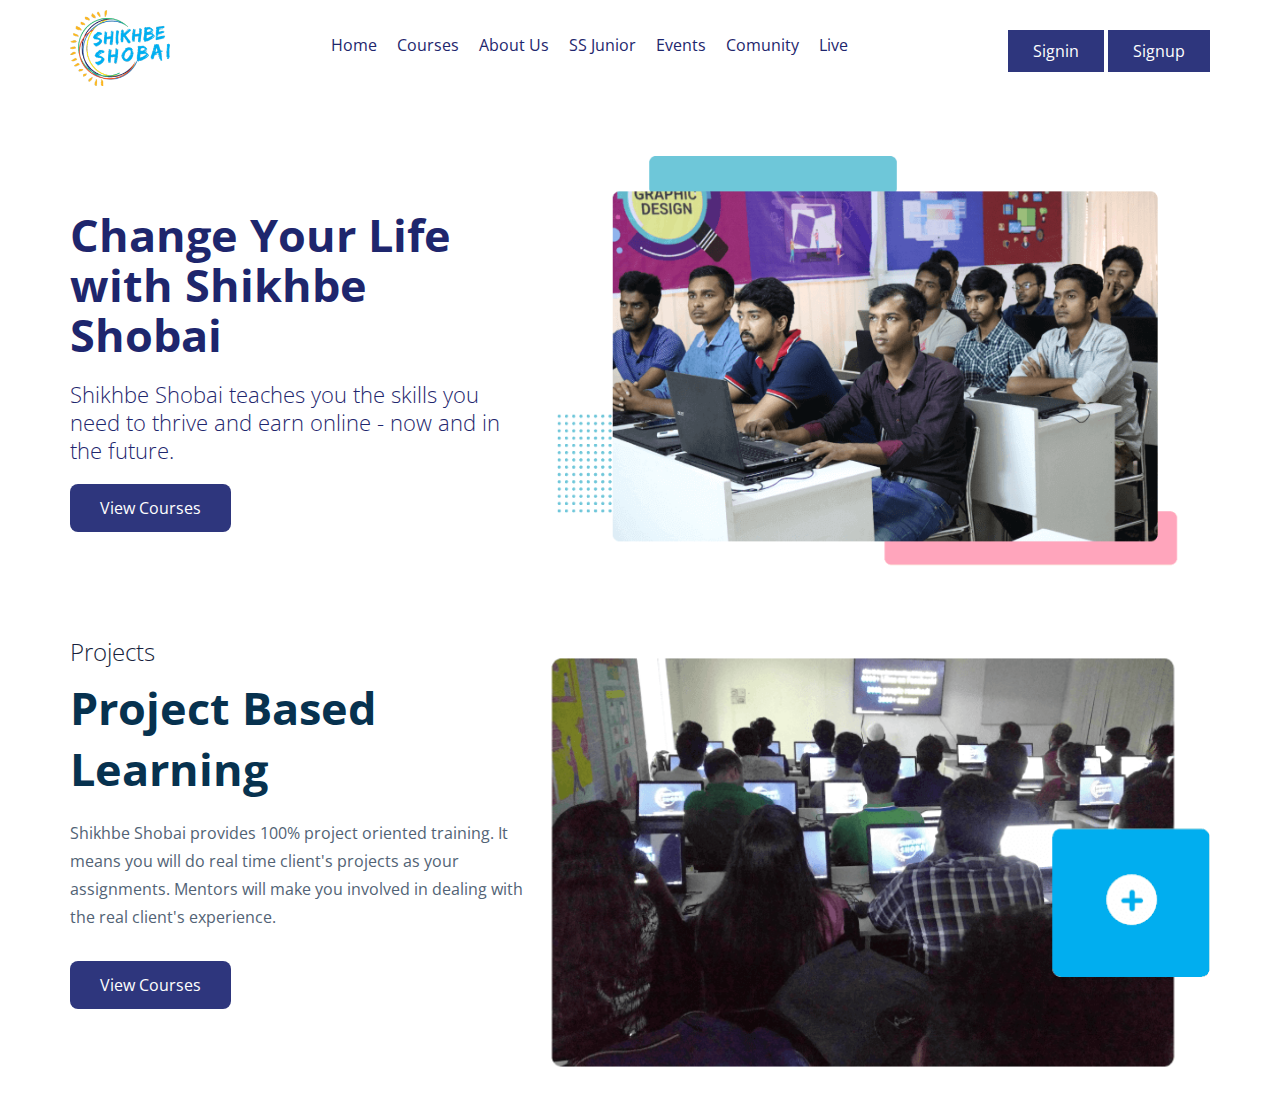
<file: index.html>
<!DOCTYPE html>
<html>
<head>
	<meta charset="utf-8">
	<meta name="viewport" content="width=device-width, initial-scale=1">
	<title>Shikhbe Shobai</title>

	<!-- Font Family 
	-->
	<link rel="preconnect" href="https://fonts.googleapis.com">
	<link rel="preconnect" href="https://fonts.gstatic.com" crossorigin>
	<link href="https://fonts.googleapis.com/css2?family=Open+Sans:ital,wght@0,300;0,400;0,500;0,600;0,700;0,800;1,300;1,400;1,500;1,600;1,700;1,800&display=swap" rel="stylesheet">

	<!-- Custom Css Link
	-->
	<link rel="stylesheet" type="text/css" href="css/style.css">

</head>
<body>

	<!-- Header Code 
	-->
	<div class="header">
		<div class="container">

		<div class="menu-bar">
			<div class="logo">
				<img src="img/logo.png">
			</div>
			<div class="menu">
				<ul>
					<li>Home</li>
					<li>Courses</li>
					<li>About Us</li>
					<li>SS Junior</li>
					<li>Events</li>
					<li>Comunity</li>
					<li>Live</li>
				</ul>
			</div>
			<div class="menu-button">
				<button>Signin</button>
				<button>Signup</button>

			</div>
		</div>

		</div>
	</div>

	<!-- Header 2nd Part Code 
	-->
	<div class="header2">
		<div class="container">

		<div class="header2-content">
			<div class="header2-left">
				<h1>Change Your Life with Shikhbe Shobai</h1>
				<p>Shikhbe Shobai teaches you the skills you need to thrive and earn online - now and in the future.</p>
				<button>View Courses</button>
			</div>
			<div class="header2-right">
				<img src="img/ss1.png">
			</div>
		</div>

		</div>
	</div>

	<!-- Header 4th Part Code 
	-->
	<div class="header4">
		<div class="container">

		<div class="header4-content">
			<div class="header4-left">
			<h2>Projects</h2>
			<h1>Project Based Learning</h1>	
			<p>Shikhbe Shobai provides 100% project oriented training. It means you will do real time client's projects as your assignments. Mentors will make you involved in dealing with the real client's experience.</p>
			<div><button>View Courses</button></div>
			</div>
			<div class="header4-right">
				<img src="img/ss2.png">
			</div>
		</div>
			
		</div>
		
	</div>


</body>
</html>
</file>
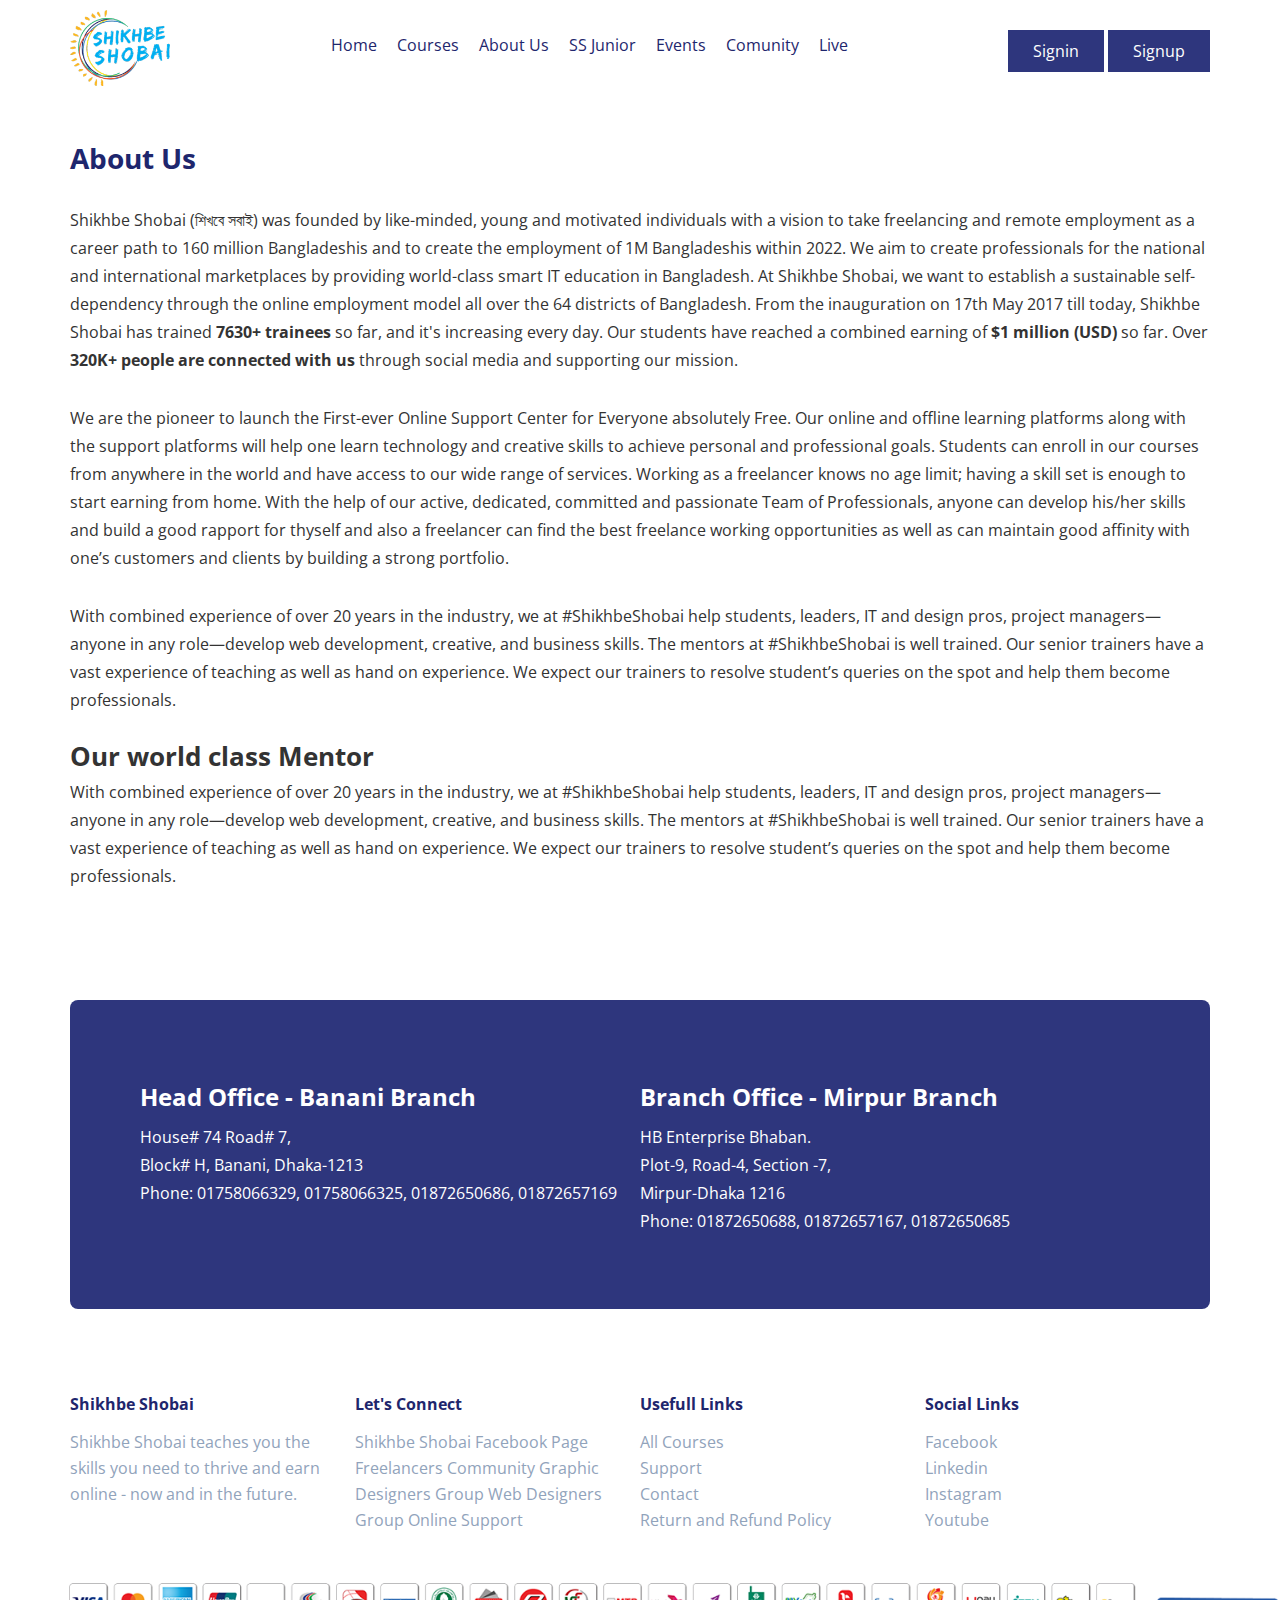
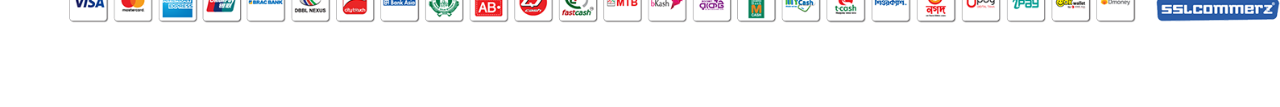
<file: about.html>
<!DOCTYPE html>
<html>
<head>
	<meta charset="utf-8">
	<meta name="viewport" content="width=device-width, initial-scale=1">
	<title>Shikhbe Shobai</title>

	<!-- Font Family 
	-->
	<link rel="preconnect" href="https://fonts.googleapis.com">
	<link rel="preconnect" href="https://fonts.gstatic.com" crossorigin>
	<link href="https://fonts.googleapis.com/css2?family=Open+Sans:ital,wght@0,300;0,400;0,500;0,600;0,700;0,800;1,300;1,400;1,500;1,600;1,700;1,800&display=swap" rel="stylesheet">

	<!-- Custom Css Link
	-->
	<link rel="stylesheet" type="text/css" href="css/style.css">

</head>
<body>

	<!-- Header Code 
	-->
	<div class="header">
		<div class="container">

		<div class="menu-bar">
			<div class="logo">
				<img src="img/logo.png">
			</div>
			<div class="menu">
				<ul>
					<li>Home</li>
					<li>Courses</li>
					<li>About Us</li>
					<li>SS Junior</li>
					<li>Events</li>
					<li>Comunity</li>
					<li>Live</li>
				</ul>
			</div>
			<div class="menu-button">
				<button>Signin</button>
				<button>Signup</button>

			</div>
		</div>

		</div>
	</div>


	<!-- About Page -->
	<div class="about">
		<div class="container">
			<div class="about-content">
				<h2>About Us</h2>
				<p>Shikhbe Shobai (শিখবে সবাই) was founded by like-minded, young and motivated individuals with a vision to take freelancing and remote employment as a career path to 160 million Bangladeshis and to create the employment of 1M Bangladeshis within 2022. We aim to create professionals for the national and international marketplaces by providing world-class smart IT education in Bangladesh. At Shikhbe Shobai, we want to establish a sustainable self-dependency through the online employment model all over the 64 districts of Bangladesh. From the inauguration on 17th May 2017 till today, Shikhbe Shobai has trained <b>7630+ trainees</b> so far, and it's increasing every day. Our students have reached a combined earning of <b>$1 million (USD)</b> so far. Over <b>320K+ people are connected with us</b> through social media and supporting our mission.</p>
				<p>We are the pioneer to launch the First-ever Online Support Center for Everyone absolutely Free. Our online and offline learning platforms along with the support platforms will help one learn technology and creative skills to achieve personal and professional goals. Students can enroll in our courses from anywhere in the world and have access to our wide range of services. Working as a freelancer knows no age limit; having a skill set is enough to start earning from home. With the help of our active, dedicated, committed and passionate Team of Professionals, anyone can develop his/her skills and build a good rapport for thyself and also a freelancer can find the best freelance working opportunities as well as can maintain good affinity with one’s customers and clients by building a strong portfolio.</p>
				<p>With combined experience of over 20 years in the industry, we at #ShikhbeShobai help students, leaders, IT and design pros, project managers—anyone in any role—develop web development, creative, and business skills. The mentors at #ShikhbeShobai is well trained. Our senior trainers have a vast experience of teaching as well as hand on experience. We expect our trainers to resolve student’s queries on the spot and help them become professionals.</p>

				<h3>Our world class Mentor</h3>
				<p>With combined experience of over 20 years in the industry, we at #ShikhbeShobai help students, leaders, IT and design pros, project managers—anyone in any role—develop web development, creative, and business skills. The mentors at #ShikhbeShobai is well trained. Our senior trainers have a vast experience of teaching as well as hand on experience. We expect our trainers to resolve student’s queries on the spot and help them become professionals.</p>
			</div>
		</div>
	</div>

	
	<!-- Address Bar 
	-->
	<div class="address">
		<div class="container">

			<div class="address-content">
			<div class="address-left">
				<h4>Head Office - Banani Branch</h4>
				<p>House# 74 Road# 7,</p>
				<p>Block# H, Banani, Dhaka-1213</p>
				<p>Phone: 01758066329, 01758066325, 01872650686, 01872657169</p>
			</div>
			<div class="address-right">
				<h4>Branch Office - Mirpur Branch</h4>
				<p>HB Enterprise Bhaban.</p>
				<p>Plot-9, Road-4, Section -7,</p>
				<p>Mirpur-Dhaka 1216</p>
				<p>Phone: 01872650688, 01872657167, 01872650685</p>
			</div>
			</div>

		</div>
	</div>


<!-- Other text and links 
-->
	<div class="others">
		<div class="container">
			
			<div class="others-content">
				<div class="one">
					<h5>Shikhbe Shobai</h5>
					<p>Shikhbe Shobai teaches you the skills you need to thrive and earn online - now and in the future.</p>
				</div>
				<div class="two">
					<h5>Let's Connect</h5>
					<p>Shikhbe Shobai Facebook Page Freelancers Community Graphic Designers Group Web Designers Group Online Support</p>
				</div>
				<div class="three">
					<h5>Usefull Links</h5>
					<ul>
						<a href="https://shikhbeshobai.com/courses"><li>All Courses</li></a>
						<a href="https://support.shikhbeshobai.com"><li>Support</li></a>
						<a href="https://shikhbeshobai.com/contact"><li>Contact</li></a>
						<a href="https://shikhbeshobai.com/return-refund-policy"><li>Return and Refund Policy</li>
					</ul></a>
				</div>
				<div class="four">
					<h5>Social Links</h5>
					<ul>
						<a href="https:facebook.com"><li>Facebook</li></a>
						<a href="https:linkedin.com"><li>Linkedin</li></a>
						<a href="https:instagram.com"><li>Instagram</li></a>
						<a href="https:youtube.com"><li>Youtube</li></a>
					</ul>	
				</div>
			</div>

		</div>
	</div>

	<div class="cash">
		<img src="img/cash.png">
	</div>


</body>
</html>
</file>
<file: css/style.css>
*{
	margin: 0;
	padding: 0;
}

/*Top Header Menu Css
*/
.header{
	width: 100%;
	margin-top: 10px;
	margin-bottom: 10px;
}

.container{
	width: 1140px;
	margin: auto;
}

.menu-bar{
	display: flex;
	justify-content: space-between;
}

.logo img{
	width: 100px;
}

.menu ul li{
	list-style: none;
	display: inline-block;
	margin-left: 8px;
	margin-right: 8px;
	line-height: 70px;
	font-family: 'Open Sans', sans-serif;
	font-size: 16px;
	color: #1e266d;
}

.menu-button{
	    margin-top: 20px;
}

.menu-button button{
	background-color: #2e367d;
	color: white;
	padding-top: 10px;
    padding-bottom: 10px;
    padding-left: 25px;
    padding-right: 25px;
    border: none;
    font-family: 'Open Sans', sans-serif;
    font-size: 16px;
}

.menu-button button:hover{
	background-color: #0071cc;
}

/*Header2 Content Css
*/
.header2{
	width: 100%;
	margin-top: 50px;
	margin-bottom: 50px;
}

.header2-content{
	display: flex;
}

.header2-right img{
	width: 100%;
	height: auto;
}

.header2-right{
	flex-basis: 60%;
}

.header2-left{
	flex-basis: 40%;
}

.header2-left{
	margin-top: 70px;
}

.header2-left h1{
	color: #1e266d;
	font-size: 45px;
	font-family: 'Open Sans', sans-serif;
	line-height: 50px;
	font-weight: 700;
}

.header2-left p{
	color: #1e266d;
	font-size: 22px;
	font-family: 'Open Sans', sans-serif;
	margin-top: 20px;
	margin-bottom: 20px;
	line-height: 28px;
	font-weight: 300;
}

.header2-left button{
	background-color: #2e367d;
	color: white;
	padding-top: 13px;
	padding-bottom: 13px;
	padding-left: 30px;
	padding-right: 30px;
	font-family: 'Open Sans', sans-serif;
	font-size: 16px;
	border: none;
	border-radius: 8px;
}

.header2-left button:hover{
	background-color: #0071cc;
}

/*Header4 Content Css
*/

.header4{
	width: 100%;
	margin-top: 10px;
	margin-bottom: 10px;
}

.header4-content{
	display: flex;
}

.header4-left{
	flex-basis: 40%;
}

.header4-right{
	flex-basis: 60%;
}

.header4-right img{
	width: 100%;
	height: auto;
}

.header4-left h2{
	color: #171f3c;
	font-family: 'Open Sans', sans-serif;
	font-size: 24px;
	font-weight: 300;
	margin-bottom: 10px;
	line-height: 30px;
}

.header4-left h1{
	color: #07324f;
	font-size: 45px;
	font-family: 'Open Sans', sans-serif;
	font-weight: 700;
	margin-bottom: 20px;
}

.header4-left p{
	color: #526375;
	font-family: 'Open Sans', sans-serif;
	font-size: 16px;
	font-weight: 400;
	margin-bottom: 30px;
	margin-top: 0px;
	line-height: 28px;

}

.header4-left button{
	background-color: #2e367d;
	color: white;
	padding-top: 13px;
	padding-bottom: 13px;
	padding-left: 30px;
	padding-right: 30px;
	font-family: 'Open Sans', sans-serif;
	font-size: 16px;
	border: none;
	border-radius: 8px;
}

.header4-left button:hover{
	background-color: #0071cc;
}




/*About Page CSS
*/
.about{
	width: 100%;
	padding-top: 40px;
	padding-bottom: 40px;
}

.about-content h2{
	color: #1e266d;
	font-size: 28px;
	font-family: 'Open Sans', sans-serif;
	font-weight: 700;
	line-height: 36px;
	margin-bottom: 30px;
}

.about-content h3{
	color: #333333;
	font-family: 'Open Sans', sans-serif;;
	font-size: 26px;
	line-height: 24px;
	font-weight: 700;
	margin-bottom: 10px;
}

.about-content p{
	color: #333;
	font-family: 'Open Sans', sans-serif;
	font-size: 16px;
	font-weight: 400;
	line-height: 28px;
	margin-bottom: 30px;
}

/*Address Bar Css
*/
.address{
	width: 100%;
	padding-top: 40px;
	padding-bottom: 40px;
}

.address-content{
	background-color: #2e367d;
	color: white;
	padding-top: 80px;
    padding-bottom: 74px;
    padding-left: 70px;
    padding-right: 70px;
    border-radius: 8px;
    display: flex;
}

.address-left{
	flex-basis: 50%;
}

.address-right{
	flex-basis: 50%;
}

.address-left h4{
	font-size: 24px;
	font-family: 'Open Sans', sans-serif;
	margin-bottom: 10px;
}

.address-right h4{
	font-size: 24px;
	font-family: 'Open Sans', sans-serif;
	margin-bottom: 10px;
}

.address-left p, .address-right p{
	font-family: 'Open Sans', sans-serif;
	font-size: 16px;
	line-height: 28px;
	margin-right: 18px;
}


.other{
	width: 100%;
	padding-top: 40px;
	padding-bottom: 40px;
}

.others-content{
	display: flex;
	padding-top: 30px;
	padding-bottom: 50px;
}

.one, .two, .three, .four{
	flex-basis: 25%;
}

.one h5, .two h5, .three h5, .four h5{
	color: #1e266d;
	font-size: 16px;
	font-family: 'Open Sans', sans-serif;
	line-height: 50px;
}
.one p, .two p, .three ul li, .four ul li{
	color: #91a3bb;
	font-size: 16px;
	font-family: 'Open Sans', sans-serif;
	margin-right: 10px;
	line-height: 26px;
}

.three ul li, .four ul li{
	list-style: none;
}

.cash img{
	width: 100%;
	height: auto;
	padding-bottom: 80px;
}

/*Link Underline Remove
*/
a{
	text-decoration: none;
}
</file>
